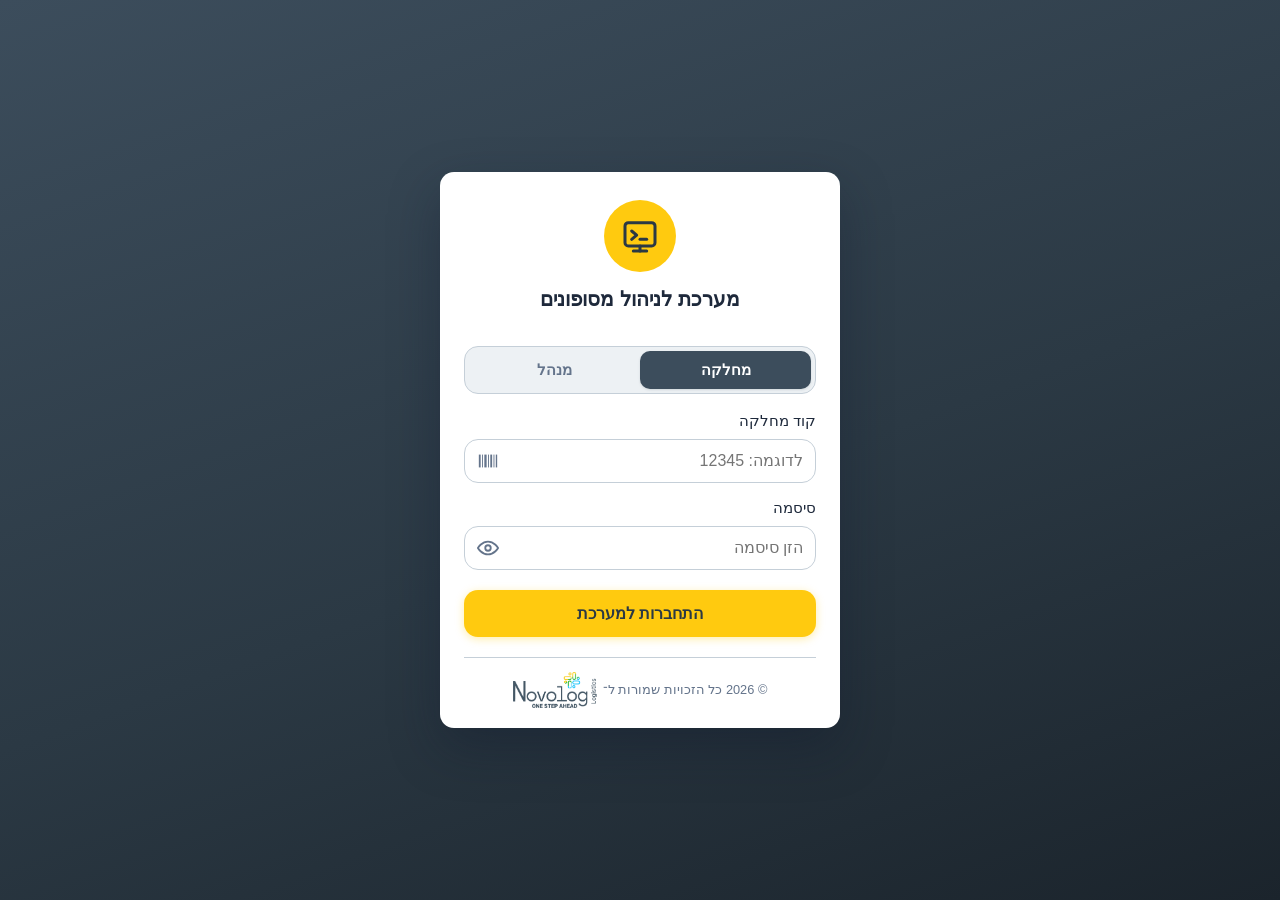
<file: index.html>
<!DOCTYPE html>
<html lang="he" dir="rtl">
<head>
  <meta charset="UTF-8" />
  <meta name="viewport" content="width=device-width, initial-scale=1" />
  <title>מערכת לניהול מסופונים</title>
  <link rel="icon" type="image/svg+xml" href="icon.svg" />
  <link rel="icon" type="image/png" sizes="192x192" href="icon-192.png" />
  <link rel="apple-touch-icon" href="apple-touch-icon.png" />
  <script>
    // Entry point: employees go to the dashboard, managers to the admin side, everyone else to login.
    try {
      const s = JSON.parse(localStorage.getItem('tms.session.v1'));
      location.replace(s ? (s.role === 'manager' ? 'admin.html' : 'dashboard.html') : 'login.html');
    } catch {
      location.replace('login.html');
    }
  </script>
  <meta http-equiv="refresh" content="0; url=login.html" />
</head>
<body></body>
</html>
</file>
<file: styles.css>
:root {
  --primary: #3c4d5c;
  --primary-dark: #2b3944;
  --primary-light: #dce3e9;
  --accent: #ffca0f;
  --accent-dark: #edb90a;
  --on-accent: #2b3944;
  --danger: #dc2626;
  --success: #16a34a;
  --bg: #edf1f4;
  --surface: #ffffff;
  --text: #1e293b;
  --text-muted: #64748b;
  --border: #c5cfd8;
  --radius: 14px;
  --shadow: 0 1px 3px rgba(60, 77, 92, 0.10), 0 1px 2px rgba(60, 77, 92, 0.06);
}

* { box-sizing: border-box; }

html, body {
  margin: 0;
  padding: 0;
  font-family: -apple-system, BlinkMacSystemFont, "Segoe UI", "Helvetica Neue", "Arial", sans-serif;
  background: var(--bg);
  color: var(--text);
  font-size: 16px;
  line-height: 1.5;
  -webkit-font-smoothing: antialiased;
}

body {
  min-height: 100vh;
  padding-bottom: env(safe-area-inset-bottom);
}

/* Time picker (smartphone-style wheels) */
.time-picker {
  position: relative;
  display: flex;
  align-items: center;
  justify-content: center;
  gap: 8px;
  height: 240px;
  margin: 16px auto 20px;
  direction: ltr;
  user-select: none;
  background: #f8fafc;
  border-radius: var(--radius);
  padding: 0 8px;
}

.wheel-highlight {
  position: absolute;
  left: 8px;
  right: 8px;
  top: 50%;
  transform: translateY(-50%);
  height: 52px;
  background: rgba(60, 77, 92, 0.10);
  border-top: 1.5px solid rgba(60, 77, 92, 0.45);
  border-bottom: 1.5px solid rgba(60, 77, 92, 0.45);
  pointer-events: none;
  z-index: 1;
  border-radius: 8px;
}

.wheel {
  height: 240px;
  width: 96px;
  overflow-y: scroll;
  scroll-snap-type: y mandatory;
  scrollbar-width: none;
  -ms-overflow-style: none;
  -webkit-overflow-scrolling: touch;
  position: relative;
  z-index: 2;
  text-align: center;
  mask-image: linear-gradient(to bottom, transparent 0%, rgba(0,0,0,0.3) 12%, black 35%, black 65%, rgba(0,0,0,0.3) 88%, transparent 100%);
  -webkit-mask-image: linear-gradient(to bottom, transparent 0%, rgba(0,0,0,0.3) 12%, black 35%, black 65%, rgba(0,0,0,0.3) 88%, transparent 100%);
}
.wheel::-webkit-scrollbar { display: none; }

.wheel-spacer {
  height: 94px; /* (240 - 52) / 2 */
  flex-shrink: 0;
}

.wheel-item {
  height: 52px;
  scroll-snap-align: center;
  display: flex;
  align-items: center;
  justify-content: center;
  font-size: 1.4rem;
  font-variant-numeric: tabular-nums;
  font-weight: 400;
  color: #94a3b8;
  transition: color 0.18s, font-size 0.18s, font-weight 0.18s;
  cursor: pointer;
  scroll-margin: 0;
}

.wheel-item.active {
  color: var(--primary);
  font-weight: 700;
  font-size: 2.1rem;
}

.wheel-separator {
  font-size: 2.2rem;
  font-weight: 700;
  color: var(--text);
  z-index: 2;
  padding: 0 2px;
  position: relative;
  font-variant-numeric: tabular-nums;
  margin-bottom: 4px;
}

.time-picker-content { max-width: 360px; }
.time-picker-content h2 { text-align: center; }

/* Custom time display button (replaces native time input) */
.time-display {
  flex: 1;
  padding: 12px;
  border: 1px solid var(--border);
  border-radius: var(--radius);
  font-size: 1.1rem;
  font-family: inherit;
  background: var(--surface);
  color: var(--text);
  font-variant-numeric: tabular-nums;
  cursor: pointer;
  text-align: center;
  font-weight: 500;
  transition: all 0.15s;
}
.time-display:hover { border-color: var(--primary); background: #f8fafc; }
.time-display.empty { color: var(--text-muted); font-weight: 400; }

/* Install section in settings */
.install-section {
  margin-top: 20px;
  padding-top: 20px;
  border-top: 1px solid var(--border);
}

.install-section h3 {
  font-size: 1rem;
  margin: 0 0 10px;
  font-weight: 600;
}

.install-status {
  color: var(--success);
  font-weight: 500;
  margin: 8px 0;
}

.install-content p { margin: 6px 0; }

.install-steps {
  padding-inline-start: 22px;
  margin: 8px 0;
  line-height: 1.75;
  color: var(--text);
}

.install-steps li { margin-bottom: 4px; }

.share-icon {
  display: inline-block;
  background: #dce3e9;
  color: var(--primary);
  padding: 1px 7px;
  border-radius: 4px;
  font-size: 0.9em;
  font-weight: 700;
  margin: 0 2px;
}

.install-hint {
  color: var(--text-muted);
  font-size: 0.85rem;
  margin-top: 8px;
}

#installBtnNow { margin-top: 8px; }

header {
  background: linear-gradient(135deg, var(--primary), var(--primary-dark));
  color: white;
  padding: calc(env(safe-area-inset-top) + 18px) 16px 18px;
  text-align: center;
  position: sticky;
  top: 0;
  z-index: 10;
  box-shadow: 0 2px 12px rgba(60, 77, 92, 0.25);
}

header h1 {
  margin: 0;
  font-size: 1.4rem;
  font-weight: 600;
}

/* Header logout button */
.header-logout {
  position: absolute;
  left: 12px;
  top: 50%;
  transform: translateY(-50%);
  margin-top: calc(env(safe-area-inset-top) / 2);
  display: flex;
  align-items: center;
  gap: 6px;
  background: var(--danger);
  border: 1px solid #b91c1c;
  color: white;
  border-radius: 10px;
  padding: 6px 12px;
  font-family: inherit;
  font-size: 0.82rem;
  font-weight: 600;
  cursor: pointer;
  box-shadow: 0 2px 6px rgba(220, 38, 38, 0.35);
  transition: background 0.15s, transform 0.1s;
}

.header-logout:hover { background: #b91c1c; }
.header-logout:active { transform: translateY(-50%) scale(0.95); }

.header-logout svg {
  width: 17px;
  height: 17px;
  display: block;
}

@media (max-width: 380px) {
  .header-logout span { display: none; }
  .header-logout { padding: 8px; }
}

/* Pinned to the right, beside the Novolog logo (which sits at right: 14px, ~90px wide) */
.header-user {
  position: absolute;
  right: 112px;
  top: 50%;
  transform: translateY(-50%);
  margin: calc(env(safe-area-inset-top) / 2) 0 0;
  font-size: 0.82rem;
  color: rgba(255, 255, 255, 0.9);
  background: rgba(255, 255, 255, 0.12);
  border: 1px solid rgba(255, 255, 255, 0.25);
  border-radius: 10px;
  padding: 6px 12px;
  max-width: 34%;
  white-space: nowrap;
  overflow: hidden;
  text-overflow: ellipsis;
  text-align: right;
}

.header-user:empty { display: none; }

@media (max-width: 480px) {
  .header-user { font-size: 0.72rem; padding: 5px 8px; max-width: 30%; }
}

/* On very narrow screens the logo is hidden, so the chip can hug the edge */
@media (max-width: 430px) {
  .header-user { right: 12px; }
}

/* Bottom navigation (smartphone-style) */
.bottom-nav {
  position: fixed;
  bottom: 0;
  left: 0;
  right: 0;
  background: var(--surface);
  border-top: 1px solid var(--border);
  display: flex;
  z-index: 50;
  padding-bottom: env(safe-area-inset-bottom);
  box-shadow: 0 -2px 16px rgba(60, 77, 92, 0.10);
}

.nav-item {
  flex: 1;
  background: none;
  border: none;
  padding: 8px 4px 10px;
  cursor: pointer;
  display: flex;
  flex-direction: column;
  align-items: center;
  gap: 3px;
  color: var(--text-muted);
  font-family: inherit;
  font-size: 0.75rem;
  font-weight: 500;
  transition: color 0.15s, transform 0.15s;
  min-height: 60px;
  justify-content: center;
}

.nav-item:active { transform: scale(0.95); }

.nav-item.active {
  color: var(--primary);
}

.nav-item.active .nav-label {
  font-weight: 700;
}

.nav-icon {
  width: 26px;
  height: 26px;
  display: block;
}

/* Center action button - circular, lifted above the bar */
.bottom-nav { overflow: visible; }

.nav-item.center-action {
  position: relative;
  justify-content: flex-end;
  gap: 6px;
}

.nav-icon-circle {
  width: 58px;
  height: 58px;
  background: linear-gradient(135deg, var(--accent), var(--accent-dark));
  color: var(--on-accent);
  border-radius: 50%;
  display: flex;
  align-items: center;
  justify-content: center;
  box-shadow: 0 4px 14px rgba(255, 202, 15, 0.45), 0 0 0 4px var(--surface);
  margin-top: -28px;
  transition: transform 0.18s, box-shadow 0.18s;
}

.nav-item.center-action .nav-icon {
  width: 30px;
  height: 30px;
  color: var(--on-accent);
  stroke-width: 2.2;
}

.nav-item.center-action:active .nav-icon-circle {
  transform: scale(0.92);
}

.nav-item.center-action.active .nav-icon-circle {
  box-shadow: 0 6px 18px rgba(255, 202, 15, 0.55), 0 0 0 4px var(--surface);
}

.nav-item.center-action .nav-label {
  margin-top: 2px;
}

main {
  max-width: 600px;
  margin: 0 auto;
  padding: 16px 16px calc(80px + env(safe-area-inset-bottom));
}

.tab-panel { display: none; }
.tab-panel.active { display: block; }

.primary-btn,
.secondary-btn,
.ghost-btn,
.danger-btn {
  font-family: inherit;
  font-size: 1rem;
  border-radius: var(--radius);
  padding: 12px 18px;
  cursor: pointer;
  border: none;
  transition: all 0.15s;
  font-weight: 500;
}

.primary-btn {
  background: var(--accent);
  color: var(--on-accent);
  font-weight: 600;
  width: 100%;
  padding: 14px;
  margin-bottom: 16px;
  box-shadow: 0 2px 8px rgba(255, 202, 15, 0.35);
}
.primary-btn:hover:not(:disabled) { background: var(--accent-dark); }

.primary-btn:disabled,
.secondary-btn:disabled {
  background: #cbd5e1;
  color: #64748b;
  cursor: not-allowed;
  box-shadow: none;
  opacity: 0.7;
}

.secondary-btn {
  background: #dce3e9;
  color: var(--primary);
  width: 100%;
  margin-top: 8px;
}

.ghost-btn {
  background: transparent;
  color: var(--text-muted);
  border: 1px solid var(--border);
}

.danger-btn {
  background: var(--danger);
  color: white;
}

.meds-list, .history-list {
  list-style: none;
  padding: 0;
  margin: 0;
  display: flex;
  flex-direction: column;
  gap: 12px;
}

.med-card {
  background: var(--surface);
  border-radius: var(--radius);
  padding: 16px;
  box-shadow: var(--shadow);
  border: 1px solid var(--primary-light);
  display: flex;
  flex-direction: column;
  gap: 12px;
}

.med-header {
  display: flex;
  justify-content: space-between;
  align-items: center;
  gap: 8px;
}

.med-header-left {
  display: flex;
  align-items: center;
  gap: 12px;
  flex: 1;
  min-width: 0;
}

.med-icon {
  width: 56px;
  height: 56px;
  flex-shrink: 0;
  display: flex;
  align-items: center;
  justify-content: center;
}

.med-icon svg { width: 100%; height: 100%; display: block; }

.med-name {
  font-size: 1.15rem;
  font-weight: 600;
  margin: 0;
}

.med-times {
  display: flex;
  flex-wrap: wrap;
  gap: 6px;
}

.time-chip {
  background: #edf1f4;
  color: var(--primary);
  padding: 4px 10px;
  border-radius: 999px;
  font-size: 0.9rem;
  font-weight: 500;
  font-variant-numeric: tabular-nums;
}

.med-actions {
  display: flex;
  gap: 8px;
  flex-wrap: wrap;
}

.took-btn {
  flex: 1;
  background: white;
  color: var(--primary);
  border: 2px solid var(--primary);
  border-radius: var(--radius);
  padding: 10px;
  font-size: 0.95rem;
  font-weight: 600;
  cursor: pointer;
  font-family: inherit;
  min-width: 120px;
  transition: all 0.15s;
}
.took-btn:hover {
  background: var(--primary);
  color: white;
}

.icon-btn {
  background: transparent;
  border: 1px solid var(--border);
  border-radius: var(--radius);
  padding: 8px 12px;
  cursor: pointer;
  font-family: inherit;
  font-size: 0.9rem;
  color: var(--text-muted);
}
.icon-btn:hover { background: var(--bg); }

.icon-btn.delete {
  color: var(--danger);
  border-color: #fecaca;
  background: #fef2f2;
  font-weight: 500;
}
.icon-btn.delete:hover {
  background: var(--danger);
  color: white;
  border-color: var(--danger);
}

.history-item {
  background: var(--surface);
  border-radius: var(--radius);
  padding: 12px 16px;
  box-shadow: var(--shadow);
  display: flex;
  justify-content: space-between;
  align-items: center;
  gap: 12px;
}

.history-icon {
  width: 36px;
  height: 36px;
  flex-shrink: 0;
}
.history-icon svg { width: 100%; height: 100%; display: block; }

.history-left {
  display: flex;
  align-items: center;
  gap: 10px;
  flex: 1;
  min-width: 0;
}

.history-info {
  display: flex;
  flex-direction: column;
  gap: 2px;
}

.history-name {
  font-weight: 600;
}

.history-time {
  font-size: 0.85rem;
  color: var(--text-muted);
  font-variant-numeric: tabular-nums;
}

.history-delete {
  background: transparent;
  border: none;
  color: var(--text-muted);
  cursor: pointer;
  font-size: 1.2rem;
  padding: 4px 8px;
  border-radius: 6px;
}
.history-delete:hover { color: var(--danger); background: #fee2e2; }

.history-delete svg {
  width: 18px;
  height: 18px;
  display: block;
}

/* Highlighted name inside the confirm dialog — brand-yellow text, no frame */
.confirm-highlight {
  color: var(--accent-dark);
  font-weight: 700;
}

/* ---------- Activity-per-employee chart ---------- */
.report-emp-header {
  display: flex;
  align-items: center;
  justify-content: space-between;
  gap: 12px;
}

.report-view-toggle {
  display: flex;
  background: #edf1f4;
  border: 1px solid var(--border);
  border-radius: 8px;
  padding: 2px;
  gap: 2px;
}

.report-view-btn {
  border: none;
  background: transparent;
  padding: 4px 14px;
  border-radius: 6px;
  font: inherit;
  font-size: 0.82rem;
  color: var(--text-muted);
  cursor: pointer;
}

.report-view-btn.selected {
  background: var(--surface);
  color: var(--text);
  font-weight: 600;
}

.emp-chart {
  background: var(--surface);
  border: 1px solid var(--border);
  border-radius: var(--radius);
  padding: 14px 16px;
  margin-bottom: 16px;
}

.emp-chart-legend {
  display: flex;
  gap: 18px;
  margin-bottom: 12px;
  font-size: 0.82rem;
  color: var(--text-muted);
}

.legend-item {
  display: inline-flex;
  align-items: center;
  gap: 6px;
}

.legend-swatch {
  width: 10px;
  height: 10px;
  border-radius: 3px;
  flex-shrink: 0;
}

.emp-chart-row {
  display: grid;
  grid-template-columns: minmax(90px, 130px) 1fr;
  gap: 10px;
  align-items: center;
  padding: 5px 4px;
  border-radius: 6px;
}

.emp-chart-row:hover { background: #f8fafc; }

.emp-chart-name {
  font-size: 0.85rem;
  color: var(--text);
  white-space: nowrap;
  overflow: hidden;
  text-overflow: ellipsis;
}

.emp-chart-bars {
  display: flex;
  flex-direction: column;
  gap: 2px;
  min-width: 0;
}

.emp-chart-track {
  display: flex;
  align-items: center;
  gap: 6px;
  height: 12px;
}

.emp-chart-bar {
  height: 10px;
  border-radius: 4px 0 0 4px; /* rounded at the data end (left in RTL), square at the baseline */
  flex-shrink: 0;
}

.emp-chart-bar.bar-taken { background: #b98600; }
.emp-chart-bar.bar-returned { background: #2e6fb0; }
.legend-swatch.bar-taken { background: #b98600; }
.legend-swatch.bar-returned { background: #2e6fb0; }

.emp-chart-val {
  font-size: 0.75rem;
  color: var(--text);
  line-height: 1;
}

.emp-chart-val.zero { color: var(--text-muted); }

/* Terminal search on the admin main screen */
.terminal-search { margin-bottom: 12px; }

.terminal-search input {
  width: 100%;
  padding: 11px 14px;
  border: 1px solid var(--border);
  border-radius: 10px;
  font: inherit;
  background: var(--surface);
  color: var(--text);
}

.terminal-search input:focus {
  outline: 2px solid var(--primary);
  outline-offset: -1px;
}

/* Take/return detail table in the reports tab */
.rep-table-wrap {
  max-height: 420px;
  overflow-y: auto;
  margin-bottom: 16px;
}

.rep-table-wrap thead th {
  position: sticky;
  top: 0;
  background: var(--surface);
  z-index: 1;
}

.action-label { font-weight: 600; }
.action-label.action-taken { color: #b98600; }
.action-label.action-returned { color: #2e6fb0; }
.action-label.action-transferred { color: #6d28d9; }

/* Manual serial entry next to the RF scan */
.manual-entry {
  display: flex;
  gap: 8px;
  margin-top: 12px;
}

.manual-entry input {
  flex: 1;
  min-width: 0;
  padding: 11px 12px;
  border: 1px solid var(--border);
  border-radius: 10px;
  font: inherit;
  background: var(--surface);
  color: var(--text);
}

.manual-entry input:focus {
  outline: 2px solid var(--primary);
  outline-offset: -1px;
}

.manual-entry .secondary-btn { flex: 0 0 auto; }

/* Receiver details on the signature screen */
.sign-field {
  display: block;
  margin-bottom: 10px;
  font-size: 0.88rem;
  font-weight: 600;
  color: var(--text);
  text-align: right;
}

.sign-field input,
.sign-field select {
  display: block;
  width: 100%;
  margin-top: 5px;
  padding: 11px 12px;
  border: 1px solid var(--border);
  border-radius: 10px;
  font: inherit;
  font-weight: 400;
  background: var(--surface);
  color: var(--text);
}

.sign-field input:focus,
.sign-field select:focus {
  outline: 2px solid var(--primary);
  outline-offset: -1px;
}

/* RF field on the issue screen — an "RF" tag beside the input box, like the whiteboard */
.rf-row {
  display: flex;
  align-items: stretch;
  gap: 8px;
  margin-top: 5px;
}

.rf-tag {
  display: flex;
  align-items: center;
  background: var(--primary);
  color: white;
  font-weight: 800;
  font-size: 1rem;
  letter-spacing: 1px;
  border-radius: 10px;
  padding: 0 16px;
}

.rf-row input {
  flex: 1;
  min-width: 0;
  margin-top: 0 !important;
  font-variant-numeric: tabular-nums;
}

.issue-error {
  background: #fef2f2;
  border: 1px solid #fecaca;
  color: var(--danger);
  border-radius: 10px;
  padding: 9px 12px;
  font-size: 0.85rem;
  margin: 10px 0;
}

/* Transfer button and section title on the employee dashboard */
.transfer-cta {
  display: block;
  width: 100%;
  margin-bottom: 14px;
}

.list-title {
  font-size: 1rem;
  font-weight: 700;
  margin: 4px 0 10px;
}

/* ---------- Splash screen (every page load) ---------- */
.splash {
  position: fixed;
  inset: 0;
  z-index: 9999;
  background: rgba(255, 255, 255, 0.65);
  -webkit-backdrop-filter: blur(10px);
  backdrop-filter: blur(10px);
  display: flex;
  flex-direction: column;
  align-items: center;
  justify-content: center;
  gap: 24px;
  transition: opacity 0.45s ease;
}

.splash.fade {
  opacity: 0;
  pointer-events: none;
}

.splash-icon {
  width: 88px;
  height: 88px;
  animation: splash-spin 1.5s linear infinite;
}

@keyframes splash-spin {
  to { transform: rotate(360deg); }
}

/* Novolog logo in the page header */
.header-logo {
  position: absolute;
  right: 14px;
  top: 50%;
  transform: translateY(-50%);
  height: 34px;
  width: auto;
}

@media (max-width: 430px) {
  .header-logo { display: none; }
}

/* Novolog logo above the login card */
.login-brand {
  width: 170px;
  max-width: 55%;
  height: auto;
  margin-bottom: 18px;
}

.empty {
  text-align: center;
  color: var(--text-muted);
  padding: 40px 20px;
}

.hidden { display: none !important; }

/* Modal */
.modal {
  position: fixed;
  inset: 0;
  background: rgba(15, 23, 42, 0.5);
  display: flex;
  align-items: center;
  justify-content: center;
  z-index: 100;
  padding: 16px;
}

.modal-content {
  background: var(--surface);
  border-radius: var(--radius);
  padding: 20px;
  max-width: 480px;
  width: 100%;
  max-height: 90vh;
  overflow-y: auto;
}

.modal-content.small { max-width: 360px; }

.modal-content { position: relative; }

.modal-close {
  position: absolute;
  top: 8px;
  inset-inline-end: 8px;
  background: transparent;
  border: none;
  width: 36px;
  height: 36px;
  font-size: 1.7rem;
  line-height: 1;
  color: var(--text-muted);
  cursor: pointer;
  border-radius: 50%;
  font-family: inherit;
  display: flex;
  align-items: center;
  justify-content: center;
  padding: 0;
  z-index: 5;
  transition: all 0.15s;
}

.modal-close:hover {
  background: #f1f5f9;
  color: var(--text);
}

.modal-content h2 {
  margin: 0 0 16px;
  font-size: 1.2rem;
}

.modal form label {
  display: block;
  font-weight: 500;
  margin-bottom: 6px;
  margin-top: 12px;
}

.hint {
  display: block;
  font-weight: normal;
  color: var(--text-muted);
  font-size: 0.85rem;
  margin-top: 2px;
}

.modal input[type="text"],
.modal input[type="time"] {
  width: 100%;
  padding: 12px;
  border: 1px solid var(--border);
  border-radius: var(--radius);
  font-size: 1rem;
  font-family: inherit;
  background: var(--surface);
  color: var(--text);
}

.modal input:focus {
  outline: 2px solid var(--primary);
  outline-offset: -1px;
  border-color: var(--primary);
}

.times-container {
  display: flex;
  flex-direction: column;
  gap: 8px;
  margin-top: 8px;
}

.time-row {
  display: flex;
  gap: 8px;
  align-items: center;
}

.time-row input { flex: 1; }

.remove-time {
  background: transparent;
  border: 1px solid var(--border);
  border-radius: var(--radius);
  width: 40px;
  height: 44px;
  cursor: pointer;
  color: var(--text-muted);
  font-size: 1.2rem;
}
.remove-time:hover { color: var(--danger); border-color: #fecaca; background: #fee2e2; }

.modal-actions {
  display: flex;
  gap: 8px;
  margin-top: 20px;
  justify-content: flex-end;
}

.modal-actions button { flex: 1; }

@media (min-width: 480px) {
  .modal-actions button { flex: 0 0 auto; min-width: 100px; }
}

/* Settings */
.toggle-row {
  display: flex;
  justify-content: space-between;
  align-items: center;
  padding: 14px 0;
  border-bottom: 1px solid var(--border);
  font-weight: 500;
}

.toggle-row input[type="checkbox"] {
  appearance: none;
  -webkit-appearance: none;
  width: 48px;
  height: 28px;
  background: #cbd5e1;
  border-radius: 999px;
  position: relative;
  cursor: pointer;
  transition: background 0.2s;
  flex-shrink: 0;
}

.toggle-row input[type="checkbox"]::after {
  content: '';
  position: absolute;
  top: 3px;
  right: 3px;
  width: 22px;
  height: 22px;
  background: white;
  border-radius: 50%;
  transition: transform 0.2s;
  box-shadow: 0 1px 3px rgba(0,0,0,0.2);
}

.toggle-row input[type="checkbox"]:checked {
  background: var(--success);
}

.toggle-row input[type="checkbox"]:checked::after {
  transform: translateX(-20px);
}

.info-box {
  background: #f1f5f9;
  border-radius: var(--radius);
  padding: 12px 14px;
  margin-top: 16px;
  font-size: 0.9rem;
}

.info-box summary {
  cursor: pointer;
  font-weight: 500;
  color: var(--text);
}

.info-list {
  margin: 10px 0 0;
  padding-inline-start: 18px;
  color: var(--text-muted);
  line-height: 1.6;
}

.info-list li { margin-bottom: 6px; }

#testSoundBtn { margin-top: 16px; }

/* Reminder modal */
.reminder-modal .modal-content {
  text-align: center;
  border-top: 6px solid var(--primary);
}

.reminder-icon {
  font-size: 3rem;
  margin-bottom: 4px;
  animation: bell 1s ease-in-out infinite;
}

@keyframes bell {
  0%, 100% { transform: rotate(0); }
  20% { transform: rotate(-15deg); }
  40% { transform: rotate(12deg); }
  60% { transform: rotate(-8deg); }
  80% { transform: rotate(5deg); }
}

.reminder-med-name {
  font-size: 1.6rem;
  font-weight: 700;
  color: var(--primary);
  margin: 8px 0 4px;
}

.reminder-time {
  color: var(--text-muted);
  font-variant-numeric: tabular-nums;
  margin: 0 0 16px;
}

.reminder-actions {
  flex-direction: column;
}

.reminder-actions button { width: 100%; }

.reminder-pill-icon {
  width: 80px;
  height: 80px;
  margin: 4px auto 8px;
}
.reminder-pill-icon svg { width: 100%; height: 100%; display: block; }

/* Shape & color pickers */
.shape-picker, .color-picker {
  display: flex;
  gap: 8px;
  flex-wrap: wrap;
  margin-top: 6px;
  margin-bottom: 4px;
}

.shape-option {
  width: 60px;
  height: 60px;
  border: 2px solid var(--border);
  border-radius: var(--radius);
  background: white;
  cursor: pointer;
  display: flex;
  align-items: center;
  justify-content: center;
  padding: 6px;
  transition: all 0.15s;
}
.shape-option svg { width: 100%; height: 100%; display: block; }
.shape-option:hover { border-color: var(--primary); }
.shape-option.selected {
  border-color: var(--primary);
  background: #edf1f4;
  box-shadow: 0 0 0 2px rgba(60, 77, 92, 0.15);
}

.color-option {
  width: 36px;
  height: 36px;
  border-radius: 50%;
  cursor: pointer;
  border: 2px solid #cbd5e1;
  position: relative;
  transition: all 0.15s;
}
.color-option:hover { transform: scale(1.08); }
.color-option.selected {
  border-color: var(--primary);
  box-shadow: 0 0 0 3px rgba(60, 77, 92, 0.25);
}
.color-option.selected::after {
  content: '✓';
  position: absolute;
  inset: 0;
  display: flex;
  align-items: center;
  justify-content: center;
  color: var(--text);
  font-weight: 700;
  font-size: 1rem;
  text-shadow: 0 0 2px rgba(255, 255, 255, 0.8);
}

/* Days of week picker */
.days-picker {
  display: flex;
  gap: 6px;
  flex-wrap: wrap;
  margin-top: 6px;
  margin-bottom: 4px;
  justify-content: space-between;
}

.day-option {
  width: 42px;
  height: 42px;
  border-radius: 50%;
  border: 2px solid var(--border);
  background: white;
  cursor: pointer;
  font-family: inherit;
  font-size: 1rem;
  font-weight: 700;
  color: var(--text-muted);
  transition: all 0.15s;
  padding: 0;
  flex: 0 0 auto;
}

.day-option:hover {
  border-color: var(--primary);
}

.day-option.selected {
  background: var(--primary);
  color: white;
  border-color: var(--primary);
}

/* Day indicators on med card */
.med-days-mini {
  display: flex;
  gap: 4px;
  flex-wrap: wrap;
}

.day-mini {
  width: 24px;
  height: 24px;
  border-radius: 50%;
  border: 1px solid var(--border);
  background: white;
  display: flex;
  align-items: center;
  justify-content: center;
  font-size: 0.72rem;
  font-weight: 700;
  color: var(--text-muted);
}

.day-mini.active {
  background: var(--primary);
  color: white;
  border-color: var(--primary);
}

/* Login page */
.login-screen {
  position: fixed;
  inset: 0;
  z-index: 200;
  background: linear-gradient(160deg, var(--primary) 0%, var(--primary-dark) 55%, #1b242c 100%);
  display: flex;
  flex-direction: column;
  align-items: center;
  justify-content: center;
  padding: 24px 16px;
  overflow-y: auto;
}

.login-card {
  background: var(--surface);
  border-radius: var(--radius);
  padding: 28px 24px 20px;
  width: 100%;
  max-width: 400px;
  box-shadow: 0 20px 50px rgba(15, 23, 42, 0.35);
  text-align: center;
}

.login-logo {
  width: 72px;
  height: 72px;
  margin: 0 auto 12px;
  background: var(--accent);
  color: var(--on-accent);
  border-radius: 50%;
  display: flex;
  align-items: center;
  justify-content: center;
  padding: 16px;
}

.login-logo svg { width: 100%; height: 100%; display: block; }

.login-title {
  margin: 0 0 32px;
  font-size: 1.25rem;
  font-weight: 700;
  color: var(--text);
}

.login-subtitle {
  margin: 4px 0 20px;
  color: var(--text-muted);
  font-size: 0.95rem;
}

#loginForm { text-align: start; }

#loginForm label {
  display: block;
  font-weight: 500;
  margin-bottom: 14px;
  font-size: 0.95rem;
}

#loginForm input {
  width: 100%;
  padding: 12px;
  margin-top: 6px;
  border: 1px solid var(--border);
  border-radius: var(--radius);
  font-size: 1rem;
  font-family: inherit;
  background: var(--surface);
  color: var(--text);
}

#loginForm input:focus {
  outline: 2px solid var(--primary);
  outline-offset: -1px;
  border-color: var(--primary);
}

.password-field {
  position: relative;
  display: block;
}

.password-field input { padding-inline-end: 46px; }

.toggle-password {
  position: absolute;
  inset-inline-end: 6px;
  top: 50%;
  transform: translateY(-50%);
  margin-top: 3px;
  background: transparent;
  border: none;
  cursor: pointer;
  color: var(--text-muted);
  width: 36px;
  height: 36px;
  padding: 7px;
  border-radius: 50%;
  display: flex;
  align-items: center;
  justify-content: center;
}

.toggle-password:hover { background: #f1f5f9; color: var(--text); }
.toggle-password.showing { color: var(--primary); }
.toggle-password svg { width: 100%; height: 100%; display: block; }

.login-error {
  color: var(--danger);
  background: #fef2f2;
  border: 1px solid #fecaca;
  border-radius: var(--radius);
  padding: 10px 12px;
  font-size: 0.9rem;
  margin: 0 0 12px;
  text-align: center;
}

.login-btn {
  margin-bottom: 0;
  margin-top: 6px;
}

/* Copyright + logo at the bottom of the login card */
.login-footer-brand {
  margin-top: 20px;
  padding-top: 14px;
  border-top: 1px solid var(--border);
  text-align: center;
}

.login-footer-brand p {
  margin: 0;
  color: var(--text-muted);
  font-size: 0.8rem;
  display: flex;
  align-items: center;
  justify-content: center;
  gap: 6px;
  flex-wrap: wrap;
}

.login-footer-brand img {
  width: 84px;
  height: auto;
}

.powered-by {
  margin: 4px 0 0;
  color: var(--text-muted);
  font-size: 0.68rem;
  opacity: 0.8;
}


/* Role picker (employee / manager) */
.role-picker {
  display: flex;
  gap: 0;
  background: #edf1f4;
  border: 1px solid var(--border);
  border-radius: var(--radius);
  padding: 4px;
  margin-bottom: 16px;
}

.role-option {
  flex: 1;
  background: transparent;
  border: none;
  border-radius: 10px;
  padding: 10px;
  font-family: inherit;
  font-size: 0.95rem;
  font-weight: 600;
  color: var(--text-muted);
  cursor: pointer;
  transition: all 0.15s;
}

.role-option.selected {
  background: var(--primary);
  color: white;
  box-shadow: var(--shadow);
}

/* Manager side */
.role-badge {
  display: inline-block;
  background: var(--accent);
  color: var(--on-accent);
  border-radius: 8px;
  padding: 2px 10px;
  font-size: 0.75rem;
  font-weight: 700;
  vertical-align: middle;
  margin-inline-start: 6px;
}

.stats-row {
  display: flex;
  gap: 12px;
  margin-bottom: 16px;
}

.stat-card {
  flex: 1;
  background: var(--surface);
  border: 1px solid var(--primary-light);
  border-radius: var(--radius);
  box-shadow: var(--shadow);
  padding: 14px;
  display: flex;
  flex-direction: column;
  align-items: center;
  gap: 2px;
}

.stat-card strong {
  font-size: 1.7rem;
  color: var(--primary);
  font-variant-numeric: tabular-nums;
  line-height: 1.2;
}

.stat-card span {
  color: var(--text-muted);
  font-size: 0.85rem;
}

/* The employee who took the terminal — brand-yellow text, no frame.
   Doubled selector so it beats the generic .terminal-sub color defined later in the file */
.terminal-sub.terminal-emp {
  color: var(--accent-dark);
  font-weight: 700;
  font-size: 0.9rem;
}

.status-chip.out {
  background: #fff4cc;
  color: #8a6a00;
  border-color: var(--accent);
}

/* Signature viewer */
.sig-view-frame {
  background: #f8fafc;
  border: 1px solid var(--border);
  border-radius: var(--radius);
  min-height: 140px;
  display: flex;
  align-items: center;
  justify-content: center;
  padding: 8px;
}

.sig-view-frame img {
  max-width: 100%;
  max-height: 220px;
  display: block;
}

.sig-view-frame .empty { padding: 20px; }

/* Excel import */
.import-hint {
  text-align: center;
  margin: -6px 0 12px;
}

.import-status {
  background: #dcfce7;
  color: #15803d;
  border: 1px solid #86efac;
  border-radius: var(--radius);
  padding: 10px 14px;
  font-size: 0.9rem;
  text-align: center;
  margin: 0 0 12px;
}

.import-status.error {
  background: #fef2f2;
  color: var(--danger);
  border-color: #fecaca;
}

.history-item .status-chip {
  margin-inline-start: auto;
}

/* Reports */
.report-filters {
  display: flex;
  flex-direction: row-reverse;
  background: #edf1f4;
  border: 1px solid var(--border);
  border-radius: var(--radius);
  padding: 4px;
  margin-bottom: 16px;
}

.report-range {
  flex: 1;
  background: transparent;
  border: none;
  border-radius: 10px;
  padding: 8px 4px;
  font-family: inherit;
  font-size: 0.9rem;
  font-weight: 600;
  color: var(--text-muted);
  cursor: pointer;
  transition: all 0.15s;
}

.report-range.selected {
  background: var(--primary);
  color: white;
  box-shadow: var(--shadow);
}

.report-title {
  font-size: 1rem;
  font-weight: 600;
  margin: 20px 0 10px;
}

.report-list {
  list-style: none;
  padding: 0;
  margin: 0;
  display: flex;
  flex-direction: column;
  gap: 8px;
}

.report-row {
  background: var(--surface);
  border: 1px solid var(--primary-light);
  border-radius: var(--radius);
  box-shadow: var(--shadow);
  padding: 10px 14px;
  display: flex;
  flex-direction: column;
  gap: 2px;
}

.report-row.overdue {
  border-color: var(--accent);
  background: #fffbea;
}

.report-row-name { font-weight: 600; }

.report-row-stats {
  color: var(--text-muted);
  font-size: 0.85rem;
  font-variant-numeric: tabular-nums;
}

#exportCsvBtn { margin-top: 20px; }

/* Employees */
.emp-add-form {
  display: flex;
  flex-wrap: wrap;
  gap: 8px;
  margin-bottom: 12px;
}

.emp-add-form input {
  flex: 1;
  min-width: 110px;
  padding: 12px;
  border: 1px solid var(--border);
  border-radius: var(--radius);
  font-size: 0.95rem;
  font-family: inherit;
  background: var(--surface);
  color: var(--text);
}

.emp-add-form input:focus {
  outline: 2px solid var(--primary);
  outline-offset: -1px;
  border-color: var(--primary);
}

.emp-add-btn {
  width: auto;
  flex: 0 0 auto;
  padding: 12px 20px;
  margin-bottom: 0;
}

/* Employees table */
.table-wrap {
  background: var(--surface);
  border: 1px solid var(--primary-light);
  border-radius: var(--radius);
  box-shadow: var(--shadow);
  overflow-x: auto;
}

.data-table {
  width: 100%;
  border-collapse: collapse;
  font-size: 0.92rem;
}

.data-table th {
  text-align: start;
  background: #edf1f4;
  color: var(--primary-dark);
  font-weight: 600;
  padding: 10px 12px;
  white-space: nowrap;
  border-bottom: 1px solid var(--border);
}

.data-table td {
  padding: 10px 12px;
  border-bottom: 1px solid #e6ebef;
  vertical-align: middle;
}

.data-table tbody tr:last-child td { border-bottom: none; }

.data-table tbody tr:hover { background: #f6f8fa; }

.data-table tr.inactive td { opacity: 0.6; }
.data-table tr.inactive .cell-status { opacity: 1; }

.cell-name { font-weight: 600; }

.cell-num {
  font-variant-numeric: tabular-nums;
  white-space: nowrap;
}

.cell-status {
  display: flex;
  align-items: center;
  gap: 8px;
  white-space: nowrap;
}

.cell-actions { text-align: center; width: 40px; }

.status-chip.inactive-chip {
  background: #f1f5f9;
  color: var(--text-muted);
  border-color: #cbd5e1;
}

/* Generic switch (same look as the settings toggle) */
input.switch {
  appearance: none;
  -webkit-appearance: none;
  width: 48px;
  height: 28px;
  background: #cbd5e1;
  border-radius: 999px;
  position: relative;
  cursor: pointer;
  transition: background 0.2s;
  flex-shrink: 0;
  margin: 0;
}

input.switch::after {
  content: '';
  position: absolute;
  top: 3px;
  right: 3px;
  width: 22px;
  height: 22px;
  background: white;
  border-radius: 50%;
  transition: transform 0.2s;
  box-shadow: 0 1px 3px rgba(0,0,0,0.2);
}

input.switch:checked { background: var(--success); }
input.switch:checked::after { transform: translateX(-20px); }

/* Terminal scan */
.scan-cta {
  display: flex;
  align-items: center;
  justify-content: center;
  gap: 10px;
  font-size: 1.05rem;
  font-weight: 600;
}

.scan-cta svg {
  width: 24px;
  height: 24px;
  display: block;
  flex-shrink: 0;
}

.scan-content { max-width: 400px; }

.scan-video {
  position: absolute;
  inset: 0;
  width: 100%;
  height: 100%;
  object-fit: cover;
  z-index: 1;
}

.scan-viewfinder {
  position: relative;
  height: 220px;
  background: #0f172a;
  border-radius: var(--radius);
  overflow: hidden;
  margin: 8px 0 12px;
  display: flex;
  align-items: center;
  justify-content: center;
}

.scan-corner {
  position: absolute;
  width: 26px;
  height: 26px;
  border: 3px solid var(--accent);
  z-index: 3;
}
.scan-corner.tl { top: 14px; right: 14px; border-left: none; border-bottom: none; border-radius: 0 8px 0 0; }
.scan-corner.tr { top: 14px; left: 14px; border-right: none; border-bottom: none; border-radius: 8px 0 0 0; }
.scan-corner.bl { bottom: 14px; right: 14px; border-left: none; border-top: none; border-radius: 0 0 8px 0; }
.scan-corner.br { bottom: 14px; left: 14px; border-right: none; border-top: none; border-radius: 0 0 0 8px; }

.scan-barcode {
  width: 150px;
  height: 64px;
  opacity: 0.85;
  background: repeating-linear-gradient(
    to right,
    #e2e8f0 0 3px, transparent 3px 6px,
    #e2e8f0 6px 8px, transparent 8px 13px,
    #e2e8f0 13px 18px, transparent 18px 21px,
    #e2e8f0 21px 23px, transparent 23px 28px
  );
  border-radius: 2px;
}

.scan-line {
  position: absolute;
  left: 20px;
  right: 20px;
  height: 3px;
  background: #ef4444;
  box-shadow: 0 0 12px rgba(239, 68, 68, 0.9);
  border-radius: 999px;
  z-index: 2;
  animation: scanline 1.6s ease-in-out infinite;
}

@keyframes scanline {
  0%, 100% { top: 18%; }
  50% { top: 78%; }
}

.scan-hint {
  text-align: center;
  color: var(--text-muted);
  font-size: 0.9rem;
  margin: 0 0 4px;
}

.scan-success-icon {
  width: 62px;
  height: 62px;
  margin: 8px auto 6px;
  color: var(--success);
}
.scan-success-icon svg { width: 100%; height: 100%; display: block; }

.scan-success-title {
  text-align: center;
  font-weight: 700;
  font-size: 1.1rem;
  margin: 0 0 14px;
}

.scan-details {
  background: #f8fafc;
  border: 1px solid var(--border);
  border-radius: var(--radius);
  padding: 4px 14px;
}

.scan-detail-row {
  display: flex;
  justify-content: space-between;
  align-items: center;
  padding: 10px 0;
}
.scan-detail-row + .scan-detail-row { border-top: 1px solid var(--border); }
.scan-detail-row span { color: var(--text-muted); font-size: 0.9rem; }
.scan-detail-row strong { font-variant-numeric: tabular-nums; }

/* Signature screen */
.sign-screen {
  position: fixed;
  inset: 0;
  z-index: 150;
  background: var(--bg);
  display: flex;
  flex-direction: column;
}

/* Inline variant: the issue form sits inside the page as a card (the whiteboard screen) */
.sign-screen.inline {
  position: static;
  inset: auto;
  z-index: auto;
  background: transparent;
  margin-bottom: 16px;
  border-radius: var(--radius);
  box-shadow: var(--shadow);
}

.sign-screen.inline .sign-header {
  border-radius: var(--radius) var(--radius) 0 0;
  padding: 13px 16px;
}

.sign-screen.inline .sign-header h2 { font-size: 1.05rem; }

.sign-screen.inline .sign-body {
  background: var(--surface);
  border: 1px solid var(--border);
  border-top: none;
  border-radius: 0 0 var(--radius) var(--radius);
  max-width: none;
  overflow: visible;
  gap: 12px;
  padding-bottom: 16px;
}

.sign-screen.inline .sign-pad-area {
  flex: none;
  min-height: 0;
}

.sign-screen.inline #signaturePad {
  height: 140px;
  flex: none;
}

.sign-header {
  background: linear-gradient(135deg, var(--primary), var(--primary-dark));
  color: white;
  padding: calc(env(safe-area-inset-top) + 16px) 16px 16px;
  text-align: center;
  position: relative;
  box-shadow: 0 2px 12px rgba(60, 77, 92, 0.25);
}

.sign-header h2 {
  margin: 0;
  font-size: 1.2rem;
  font-weight: 600;
}

.sign-close {
  color: rgba(255, 255, 255, 0.85);
  top: 50%;
  transform: translateY(-50%);
  margin-top: calc(env(safe-area-inset-top) / 2);
}
.sign-close:hover { background: rgba(255, 255, 255, 0.15); color: white; }

.sign-body {
  flex: 1;
  display: flex;
  flex-direction: column;
  gap: 14px;
  padding: 16px;
  max-width: 600px;
  width: 100%;
  margin: 0 auto;
  overflow-y: auto;
  padding-bottom: calc(16px + env(safe-area-inset-bottom));
}

.sign-details { background: var(--surface); }

.sign-instruction {
  margin: 0;
  color: var(--text-muted);
  font-size: 0.92rem;
  text-align: center;
}

.sign-pad-area {
  flex: 1;
  display: flex;
  min-height: 200px;
}

.sign-pad-area #signaturePad {
  height: auto;
  flex: 1;
  background: var(--surface);
}

.sign-actions {
  display: flex;
  gap: 10px;
}

.sign-actions .ghost-btn,
.sign-actions .danger-btn { flex: 0 0 auto; min-width: 96px; }

/* The release button stays clearly brand-yellow even while disabled */
.sign-actions .primary-btn:disabled {
  opacity: 1;
  background: #ffd94d;
  color: rgba(43, 57, 68, 0.55);
}

.sign-actions .primary-btn { flex: 1; margin-bottom: 0; }

/* Employee signature pad */
.signature-pad-wrap { position: relative; }

#signaturePad {
  display: block;
  width: 100%;
  height: 130px;
  background: #f8fafc;
  border: 1.5px dashed var(--border);
  border-radius: var(--radius);
  touch-action: none;
  cursor: crosshair;
}

.signature-clear {
  position: absolute;
  top: 6px;
  inset-inline-start: 6px;
  background: var(--surface);
  border: 1px solid var(--border);
  border-radius: 999px;
  padding: 3px 12px;
  font-family: inherit;
  font-size: 0.8rem;
  color: var(--text-muted);
  cursor: pointer;
}
.signature-clear:hover { color: var(--danger); border-color: #fecaca; background: #fef2f2; }

/* Terminal cards */
.terminal-info {
  display: flex;
  flex-direction: column;
  gap: 2px;
  min-width: 0;
}

.terminal-sub {
  color: var(--text-muted);
  font-size: 0.85rem;
}

.status-chip {
  background: #dcfce7;
  color: #15803d;
  border: 1px solid #86efac;
  padding: 4px 12px;
  border-radius: 8px;
  font-size: 0.82rem;
  font-weight: 600;
  white-space: nowrap;
  flex-shrink: 0;
}
</file>
